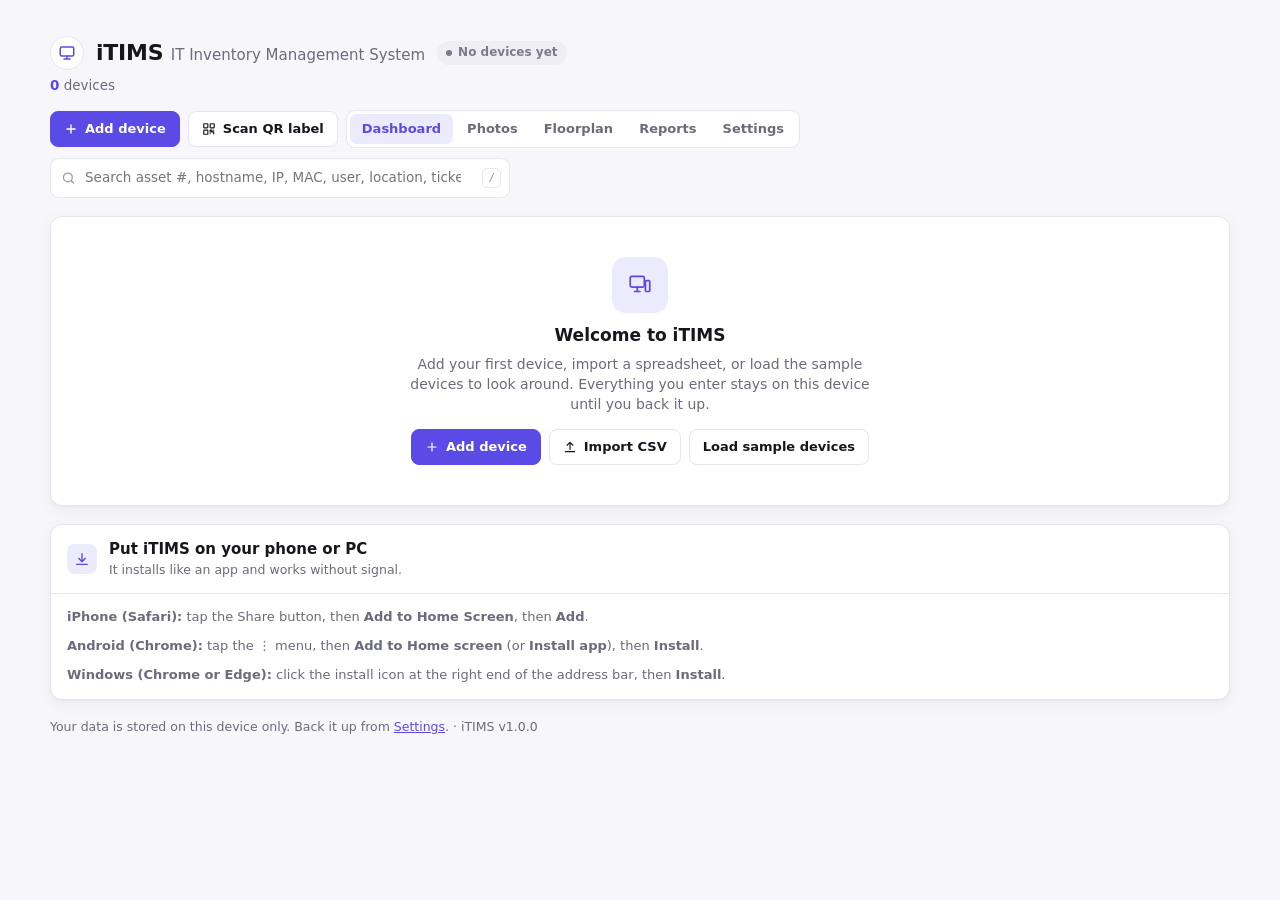
<file: app/index.html>
<!doctype html>
<html lang="en" data-theme="light">
<head>
<meta charset="utf-8">
<meta name="viewport" content="width=device-width, initial-scale=1, viewport-fit=cover">
<title>iTIMS</title>
<meta name="description" content="iTIMS: IT Inventory Management System. Every IT device at a site, on your phone and PC, online or offline.">
<meta name="theme-color" content="#5b4be6">
<link rel="manifest" href="manifest.webmanifest">
<link rel="icon" href="icons/icon.svg" type="image/svg+xml">
<link rel="icon" href="icons/icon-192.png" sizes="192x192" type="image/png">
<link rel="apple-touch-icon" href="icons/apple-touch-icon.png">
<meta name="apple-mobile-web-app-capable" content="yes">
<meta name="mobile-web-app-capable" content="yes">
<meta name="apple-mobile-web-app-title" content="iTIMS">
<meta name="apple-mobile-web-app-status-bar-style" content="default">
<link rel="stylesheet" href="css/app.css">
</head>
<body>
<div class="wrap">
  <header class="head">
    <div class="title-row">
      <a href="#/" class="logo" aria-label="iTIMS home"><svg width="18" height="18" viewBox="0 0 24 24" fill="none" stroke="currentColor" stroke-width="2" stroke-linecap="round" stroke-linejoin="round"><rect x="3" y="4" width="18" height="12" rx="2"/><path d="M8 20h8M12 16v4"/></svg></a>
      <h1>iTIMS <span class="sub" style="font-weight:500;color:var(--muted);font-size:15px;letter-spacing:0">IT Inventory Management System</span></h1>
      <span id="headPill"></span>
      <span class="pill c-off offline-pill">Offline</span>
    </div>
    <div class="summary" id="summary"></div>
    <div class="actions">
      <button class="btn primary" data-action="add" type="button"></button>
      <button class="btn" data-action="scan" type="button"></button>
      <nav class="seg" aria-label="Views" id="nav">
        <a href="#/">Dashboard</a>
        <a href="#/photos">Photos</a>
        <a href="#/floorplan">Floorplan</a>
        <a href="#/reports">Reports</a>
        <a href="#/settings">Settings</a>
      </nav>
    </div>
    <div class="actions" style="margin-top:4px">
      <div class="gs">
        <label for="q" style="position:absolute;left:-9999px">Search all devices</label>
        <svg class="mag" width="15" height="15" viewBox="0 0 24 24" fill="none" stroke="currentColor" stroke-width="2" stroke-linecap="round"><circle cx="11" cy="11" r="7"/><path d="m20 20-3.5-3.5"/></svg>
        <input id="q" type="search" autocomplete="off" spellcheck="false" placeholder="Search asset #, hostname, IP, MAC, user, location, ticket…" aria-autocomplete="list" aria-controls="sugg">
        <kbd>/</kbd>
        <div class="sugg" id="sugg" role="listbox" hidden></div>
      </div>
      <div class="filter-note" id="filterNote" hidden></div>
    </div>
  </header>
  <main id="view" class="wrap" style="gap:18px"></main>
  <footer class="install-tip" id="foot"></footer>
</div>
<div id="printArea"></div>
<noscript><p style="padding:20px">iTIMS needs JavaScript turned on.</p></noscript>
<script src="vendor/qrcode.js"></script>
<script type="module" src="js/app.js"></script>
</body>
</html>
</file>
<file: app/css/app.css>
/* iTIMS styles. Taken from the approved mockup: white cards on a pale lilac-grey ground, purple primary buttons, matching Rich's Bill Pay Canvas and trackers. Light mode by default. */
:root{
  --bg:#f7f7fb; --card:#ffffff; --line:#e6e6ef; --soft:#f1f0fb;
  --fg:#16161d; --muted:#6b6b7b; --faint:#9a9aab;
  --accent:#5b4be6; --accent-fg:#ffffff; --accent-soft:#ecebfd;
  --ok:#14915a; --ok-soft:#e3f5ec; --warn:#b26a00; --warn-soft:#fdf1dc;
  --bad:#d23b3b; --bad-soft:#fde7e7; --info:#2f6fdb; --info-soft:#e4eeff;
  --off:#7b7b8a; --off-soft:#efeff3;
  --plan-wall:#3b3b4a; --plan-room:#fbfbfe; --plan-label:#8a8a9c;
  --shadow:0 1px 2px rgba(20,20,40,.04),0 4px 16px rgba(20,20,40,.05);
  --font:"Inter",system-ui,-apple-system,"Segoe UI",Roboto,sans-serif;
  --mono:"JetBrains Mono",ui-monospace,"SFMono-Regular",Consolas,monospace;
}
@media (prefers-color-scheme:dark){:root[data-theme="auto"]{
  --bg:#111117; --card:#1a1a22; --line:#2c2c38; --soft:#22212e;
  --fg:#ececf3; --muted:#a3a3b5; --faint:#77778a;
  --accent:#8b7ff5; --accent-fg:#14121f; --accent-soft:#2a2650;
  --ok:#4fcf8f; --ok-soft:#163326; --warn:#f0b14a; --warn-soft:#3a2c12; --bad:#ff6b6b; --bad-soft:#3d1a1d;
  --info:#7aa7ff; --info-soft:#1b2947; --off:#9b9bab; --off-soft:#26262f;
  --plan-wall:#a9a9bd; --plan-room:#1f1f28; --plan-label:#8a8aa0;
  --shadow:0 1px 2px rgba(0,0,0,.3); color-scheme:dark}}
:root[data-theme="dark"]{
  --bg:#111117; --card:#1a1a22; --line:#2c2c38; --soft:#22212e;
  --fg:#ececf3; --muted:#a3a3b5; --faint:#77778a;
  --accent:#8b7ff5; --accent-fg:#14121f; --accent-soft:#2a2650;
  --ok:#4fcf8f; --ok-soft:#163326; --warn:#f0b14a; --warn-soft:#3a2c12; --bad:#ff6b6b; --bad-soft:#3d1a1d;
  --info:#7aa7ff; --info-soft:#1b2947; --off:#9b9bab; --off-soft:#26262f;
  --plan-wall:#a9a9bd; --plan-room:#1f1f28; --plan-label:#8a8aa0;
  --shadow:0 1px 2px rgba(0,0,0,.3); color-scheme:dark}
*{box-sizing:border-box}
body{background:var(--bg);color:var(--fg);font-family:var(--font);font-size:14px;line-height:1.45;
  padding-left:max(16px,env(safe-area-inset-left,0px));padding-right:max(16px,env(safe-area-inset-right,0px));padding-block:28px 48px}
.wrap{max-width:1040px;margin:0 auto;display:flex;flex-direction:column;gap:18px}
button{font:inherit;color:inherit;cursor:pointer}
button:focus-visible,.pin:focus-visible,th button:focus-visible{outline:2px solid var(--accent);outline-offset:2px}
.mono{font-family:var(--mono);font-size:.92em}
.num{font-variant-numeric:tabular-nums}

/* header */
.head{display:flex;flex-direction:column;gap:6px}
.title-row{display:flex;align-items:center;gap:12px;flex-wrap:wrap}
.logo{width:34px;height:34px;border-radius:50%;border:1px solid var(--line);background:var(--card);display:grid;place-items:center;color:var(--accent)}
h1{font-size:22px;font-weight:700;margin:0;letter-spacing:-.01em}
.summary{color:var(--muted);font-size:13.5px;display:flex;flex-wrap:wrap;gap:4px 10px}
.summary b{color:var(--accent);font-weight:600}
.summary .sep{color:var(--faint)}
.actions{display:flex;flex-wrap:wrap;gap:8px;margin-top:8px;align-items:center}
.btn{display:inline-flex;align-items:center;gap:7px;border:1px solid var(--line);background:var(--card);padding:8px 13px;border-radius:8px;font-weight:600;font-size:13px}
.btn.primary{background:var(--accent);border-color:var(--accent);color:var(--accent-fg)}
.btn:hover{filter:brightness(.97)}
.sample{margin-left:auto;font-size:12px;color:var(--faint)}

/* pills */
.pill{display:inline-flex;align-items:center;gap:6px;font-size:12px;font-weight:600;padding:3px 9px;border-radius:999px;white-space:nowrap}
.pill::before{content:"";width:6px;height:6px;border-radius:50%;background:currentColor}
.pill.nodot::before{display:none}
.c-ok{color:var(--ok);background:var(--ok-soft)} .c-warn{color:var(--warn);background:var(--warn-soft)}
.c-bad{color:var(--bad);background:var(--bad-soft)} .c-info{color:var(--info);background:var(--info-soft)}
.c-off{color:var(--off);background:var(--off-soft)} .c-acc{color:var(--accent);background:var(--accent-soft)}

/* tabs */
.tabs{display:flex;gap:4px;flex-wrap:wrap;border-bottom:1px solid var(--line);padding-bottom:0}
.tab{border:0;background:none;padding:9px 11px 10px;font-weight:600;font-size:13.5px;color:var(--muted);display:flex;gap:7px;align-items:center;border-bottom:2px solid transparent;margin-bottom:-1px}
.tab .count{font-size:11.5px;background:var(--off-soft);color:var(--muted);border-radius:999px;padding:1px 7px}
.tab[aria-selected="true"]{color:var(--accent);border-bottom-color:var(--accent)}
.tab[aria-selected="true"] .count{background:var(--accent-soft);color:var(--accent)}

/* tiles */
.tiles{display:grid;grid-template-columns:repeat(4,minmax(0,1fr));gap:12px}
.tile{background:var(--card);border:1px solid var(--line);border-radius:12px;padding:14px 16px;display:flex;flex-direction:column;gap:4px;box-shadow:var(--shadow)}
.tile .lbl{font-size:11px;font-weight:600;letter-spacing:.07em;text-transform:uppercase;color:var(--muted);display:flex;justify-content:space-between;align-items:center}
.tile .ico{width:24px;height:24px;border-radius:6px;display:grid;place-items:center}
.tile .big{font-size:28px;font-weight:700;letter-spacing:-.02em}
.tile .sub{color:var(--muted);font-size:12.5px}
.tile .foot{border-top:1px solid var(--line);margin-top:8px;padding-top:8px;font-size:12px;color:var(--muted);display:flex;justify-content:space-between;gap:8px}

/* cards */
.card{background:var(--card);border:1px solid var(--line);border-radius:12px;box-shadow:var(--shadow)}
.card-h{display:flex;align-items:center;gap:12px;padding:14px 16px;border-bottom:1px solid var(--line);flex-wrap:wrap}
.card-h .hi{width:30px;height:30px;border-radius:8px;background:var(--accent-soft);color:var(--accent);display:grid;place-items:center;flex:none}
.card-h h2{font-size:15px;margin:0;font-weight:700}
.card-h p{margin:0;color:var(--muted);font-size:12.5px}
.card-h .right{margin-left:auto;display:flex;gap:8px;align-items:center;flex-wrap:wrap}

/* attention */
.attn{background:linear-gradient(180deg,var(--soft),var(--card));padding:18px 20px;display:grid;grid-template-columns:auto 1fr auto;gap:18px;align-items:center}
.attn .thumb{width:84px;height:84px;border-radius:12px}
.attn h3{margin:6px 0 4px;font-size:19px}
.attn p{margin:0;color:var(--muted);font-size:13px;max-width:60ch}
.attn .meta{margin-top:8px;font-size:12px;color:var(--faint);display:flex;gap:14px;flex-wrap:wrap}

/* photo placeholder */
.photo{background:var(--soft);border:1px solid var(--line);color:var(--accent);display:grid;place-items:center;position:relative;overflow:hidden}
.photo svg{width:58%;height:58%}
.photo .tag{position:absolute;bottom:6px;left:0;right:0;text-align:center;font-size:10px;color:var(--faint);letter-spacing:.04em}

/* floorplan */
.plan-wrap{padding:14px 16px 16px}
.plan{position:relative;width:100%;aspect-ratio:1000/600;max-width:100%;border-radius:10px;overflow:visible}
.plan svg.fp{position:absolute;inset:0;width:100%;height:100%}
.pin{position:absolute;transform:translate(-50%,-50%);width:28px;height:28px;border-radius:50%;border:2px solid var(--card);display:grid;place-items:center;color:#fff;box-shadow:0 1px 4px rgba(0,0,0,.25);padding:0}
.pin svg{width:15px;height:15px}
.pin.ok{background:var(--ok)} .pin.warn{background:var(--warn)} .pin.bad{background:var(--bad)} .pin.info{background:var(--info)} .pin.off{background:var(--off)}
.pin.bad::after{content:"";position:absolute;inset:-6px;border-radius:50%;border:2px solid var(--bad);opacity:.5;animation:pulse 1.8s ease-out infinite}
@keyframes pulse{from{transform:scale(.8);opacity:.6}to{transform:scale(1.4);opacity:0}}
@media (prefers-reduced-motion:reduce){.pin.bad::after{animation:none}}
.pin.dim{opacity:.18;pointer-events:none}
.pop{position:absolute;z-index:20;width:210px;background:var(--card);border:1px solid var(--line);border-radius:12px;box-shadow:0 10px 30px rgba(20,20,40,.18);padding:10px;pointer-events:auto}
.pop .photo{height:120px;border-radius:8px}
.pop .pt{font-weight:700;margin:8px 0 4px;font-size:13.5px;display:flex;justify-content:space-between;gap:6px;align-items:center}
.pop dl{margin:0;display:grid;grid-template-columns:auto 1fr;gap:2px 10px;font-size:12px}
.pop dt{color:var(--muted)} .pop dd{margin:0;font-family:var(--mono);font-size:11.5px;overflow-wrap:anywhere}
.pop .hint{margin-top:8px;font-size:11px;color:var(--faint)}
.legend{display:flex;gap:12px;flex-wrap:wrap;font-size:12px;color:var(--muted);margin-top:12px}
.legend span{display:inline-flex;align-items:center;gap:6px}
.legend i{width:10px;height:10px;border-radius:50%;display:inline-block}
select{font:inherit;font-size:13px;border:1px solid var(--line);background:var(--card);color:var(--fg);border-radius:8px;padding:6px 8px}

/* table */
.tools{display:flex;gap:8px;align-items:center}
.search{border:1px solid var(--line);background:var(--card);color:var(--fg);border-radius:8px;padding:7px 10px;font:inherit;font-size:13px;width:200px;max-width:100%}
.tbl-wrap{overflow-x:auto}
table{width:100%;border-collapse:collapse;font-size:13px;min-width:1040px}
th{text-align:left;font-size:11px;letter-spacing:.06em;text-transform:uppercase;color:var(--muted);font-weight:600;padding:0;border-bottom:1px solid var(--line);white-space:nowrap}
th button{border:0;background:none;padding:10px 12px;font:inherit;color:inherit;text-transform:inherit;letter-spacing:inherit;display:flex;gap:4px;align-items:center;width:100%}
th button .arr{opacity:.35;font-size:10px}
th button[aria-sort] .arr{opacity:1;color:var(--accent)}
td{padding:10px 12px;border-bottom:1px solid var(--line);vertical-align:middle}
tbody tr{cursor:pointer}
tbody tr:hover{background:var(--soft)}
.asset{display:inline-block;font-family:var(--mono);font-size:11.5px;font-weight:500;padding:3px 7px;border-radius:6px;background:var(--accent-soft);color:var(--accent);white-space:nowrap}
.dev{display:flex;align-items:center;gap:10px}
.dev .mini{width:34px;height:34px;border-radius:8px;flex:none}
.photo.mini .tag,.photo.thumb .tag{display:none}
.photo.mini svg{width:70%;height:70%}
td{white-space:nowrap}
td .dev div{white-space:normal;min-width:150px}
.dev small{display:block;color:var(--muted);font-size:11.5px}
.empty{padding:24px;text-align:center;color:var(--muted)}

/* modal */
.scrim{position:fixed;inset:0;background:rgba(15,15,25,.45);z-index:50;display:flex;align-items:flex-start;justify-content:center;overflow-y:auto;
  padding:max(24px,env(safe-area-inset-top,0px)) max(16px,env(safe-area-inset-right,0px)) max(24px,env(safe-area-inset-bottom,0px)) max(16px,env(safe-area-inset-left,0px))}
.modal{background:var(--card);border:1px solid var(--line);border-radius:14px;width:100%;max-width:880px;box-shadow:0 20px 60px rgba(0,0,0,.25)}
.m-head{display:flex;gap:12px;align-items:flex-start;padding:18px 20px;border-bottom:1px solid var(--line)}
.m-head h2{margin:4px 0 6px;font-size:20px}
.m-head .x{margin-left:auto;border:1px solid var(--line);background:var(--card);border-radius:8px;width:34px;height:34px;flex:none;font-size:18px;line-height:1}
.m-body{padding:18px 20px;display:grid;grid-template-columns:240px minmax(0,1fr);gap:20px}
.m-body .photo{height:220px;border-radius:12px}
.m-side{display:flex;flex-direction:column;gap:10px}
.m-side .note{font-size:12px;color:var(--faint)}
.groups{display:flex;flex-direction:column;gap:16px;min-width:0}
.group h4{margin:0 0 8px;font-size:11px;letter-spacing:.07em;text-transform:uppercase;color:var(--muted)}
.fields{display:grid;grid-template-columns:repeat(2,minmax(0,1fr));gap:8px 18px;margin:0}
.fields div{min-width:0}
.fields dt{font-size:11.5px;color:var(--faint)}
.fields dd{margin:0;font-size:13.5px;overflow-wrap:anywhere}
.ifaces{width:100%;min-width:0;font-size:12.5px}
.ifaces th{padding:6px 8px;font-size:10.5px}
.ifaces td{padding:6px 8px;font-family:var(--mono);font-size:11.5px;cursor:default}
.log{list-style:none;margin:0;padding:0;display:flex;flex-direction:column;gap:8px}
.log li{display:grid;grid-template-columns:62px minmax(0,1fr);gap:12px;align-items:start}
.date{border-radius:8px;text-align:center;padding:5px 0;font-weight:700;line-height:1.1}
.date small{display:block;font-size:10px;font-weight:600;letter-spacing:.06em;text-transform:uppercase}
.log b{font-size:13.5px} .log p{margin:2px 0 0;color:var(--muted);font-size:12.5px}

/* view switch + photos */
.seg{display:inline-flex;border:1px solid var(--line);border-radius:9px;padding:3px;background:var(--card);gap:2px}
.seg button{border:0;background:none;padding:6px 12px;border-radius:7px;font-weight:600;font-size:13px;color:var(--muted);display:inline-flex;gap:6px;align-items:center}
.seg button[aria-pressed="true"]{background:var(--accent-soft);color:var(--accent)}
.ph-bar{display:flex;gap:10px;align-items:center;flex-wrap:wrap;padding:12px 16px;border-bottom:1px solid var(--line)}
.ph-bar input[type=range]{accent-color:var(--accent)}
.ph-bar label{font-size:12px;color:var(--muted);font-weight:600}
.ph-bar .grow{margin-left:auto;color:var(--faint);font-size:12px}
.ph-body{padding:6px 16px 18px;display:flex;flex-direction:column;gap:6px}
.ph-group h3{position:sticky;top:env(safe-area-inset-top,0px);z-index:2;background:var(--card);margin:0;padding:12px 0 8px;font-size:15px;display:flex;gap:8px;align-items:baseline}
.ph-group h3 small{color:var(--muted);font-weight:500;font-size:12.5px}
.ph-grid{display:grid;grid-template-columns:repeat(auto-fill,minmax(var(--tile,150px),1fr));gap:4px}
.ph{position:relative;aspect-ratio:1;border:0;padding:0;border-radius:6px;overflow:hidden;background:var(--soft)}
.ph .photo{position:absolute;inset:0;border:0;border-radius:0}
.ph .photo .tag{display:none}
.ph .cap{position:absolute;left:0;right:0;bottom:0;padding:18px 8px 7px;text-align:left;color:#fff;background:linear-gradient(transparent,rgba(10,10,20,.72));font-size:12px;line-height:1.25}
.ph .cap b{display:block;font-size:12.5px;overflow:hidden;text-overflow:ellipsis;white-space:nowrap}
.ph .cap span{font-family:var(--mono);font-size:10.5px;opacity:.85}
.ph .cap .net{display:none}
.ph:hover .cap .net,.ph:focus-visible .cap .net{display:block}
.ph .dot{position:absolute;top:7px;right:7px;width:11px;height:11px;border-radius:50%;border:2px solid var(--card)}
.ph:hover .photo{filter:brightness(.96)}
.ph-s1{--tile:110px}.ph-s2{--tile:150px}.ph-s3{--tile:210px}
@media (max-width:520px){.ph-s1{--tile:80px}.ph-s2{--tile:104px}.ph-s3{--tile:150px}.ph .cap{padding:14px 6px 5px}.ph .cap span{display:none}}
/* global search */
.gs{position:relative;flex:1 1 280px;max-width:460px}
.gs input{width:100%;border:1px solid var(--line);background:var(--card);color:var(--fg);border-radius:9px;padding:9px 34px 9px 34px;font:inherit;font-size:13.5px}
.gs input:focus{outline:2px solid var(--accent);outline-offset:0;border-color:transparent}
.gs svg.mag{position:absolute;left:11px;top:50%;transform:translateY(-50%);color:var(--faint)}
.gs kbd{position:absolute;right:9px;top:50%;transform:translateY(-50%);font-family:var(--mono);font-size:11px;color:var(--faint);border:1px solid var(--line);border-radius:5px;padding:1px 5px}
.sugg{position:absolute;left:0;right:0;top:calc(100% + 6px);z-index:30;background:var(--card);border:1px solid var(--line);border-radius:12px;box-shadow:0 12px 32px rgba(20,20,40,.16);padding:6px;max-height:380px;overflow-y:auto}
.sugg button{display:flex;gap:10px;align-items:center;width:100%;border:0;background:none;padding:7px 8px;border-radius:8px;text-align:left}
.sugg button[aria-selected="true"],.sugg button:hover{background:var(--soft)}
.sugg .mini{width:32px;height:32px;border-radius:7px;flex:none}
.sugg .mini .tag{display:none}
.sugg .txt{min-width:0;flex:1}
.sugg .txt b{font-size:13px;display:block}
.sugg .txt small{color:var(--muted);font-size:11.5px;display:block;white-space:nowrap;overflow:hidden;text-overflow:ellipsis}
.sugg .hit{font-size:11px;color:var(--faint);white-space:nowrap}
.sugg .foot{font-size:11.5px;color:var(--faint);padding:6px 8px 2px;border-top:1px solid var(--line);margin-top:4px}
@media (max-width:520px){.sugg .hit,.sugg .pill{display:none}}
mark{background:var(--warn-soft);color:inherit;border-radius:3px;padding:0 1px}
.filter-note{display:flex;gap:8px;align-items:center;font-size:12.5px;color:var(--muted)}
.filter-note button{border:0;background:none;color:var(--accent);font-weight:600;padding:0}
/* reports */
:root{--paper:#ffffff;--paper-fg:#1b1b24;--paper-muted:#666677;--paper-line:#e3e3ea;--paper-head:#f4f4f8}
.rp{display:grid;grid-template-columns:290px minmax(0,1fr);gap:16px;align-items:start}
.rp-side{padding:16px;display:flex;flex-direction:column;gap:14px}
.rp-side h4{margin:0 0 6px;font-size:11px;letter-spacing:.07em;text-transform:uppercase;color:var(--muted)}
.rp-side select,.rp-side input[type=text]{width:100%}
.rp-side input[type=text]{font:inherit;font-size:13px;border:1px solid var(--line);background:var(--card);color:var(--fg);border-radius:8px;padding:7px 9px}
.chk{display:grid;grid-template-columns:1fr 1fr;gap:4px 10px;font-size:12.5px}
.chk label{display:flex;gap:6px;align-items:center;cursor:pointer}
.chk input,.opt input{accent-color:var(--accent)}
.opt{display:flex;flex-direction:column;gap:6px;font-size:12.5px}
.opt label{display:flex;gap:7px;align-items:center;cursor:pointer}
.two{display:grid;grid-template-columns:1fr 1fr;gap:8px}
.two label{font-size:11.5px;color:var(--muted);display:block;margin-bottom:3px}
.rp-btns{display:flex;flex-wrap:wrap;gap:8px}
.rp-main{display:flex;flex-direction:column;gap:10px;min-width:0}
.rp-hint{font-size:12px;color:var(--faint)}
.paper-wrap{background:var(--soft);border:1px solid var(--line);border-radius:12px;padding:18px;overflow:hidden}
.paper{background:var(--paper);color:var(--paper-fg);width:816px;margin:0 auto;box-shadow:0 2px 10px rgba(0,0,0,.12);padding:36px 40px;font-size:11.5px;color-scheme:light}
.paper .ph1{display:flex;justify-content:space-between;align-items:flex-start;gap:20px;border-bottom:2px solid var(--paper-fg);padding-bottom:10px}
.paper h2{margin:0;font-size:20px;letter-spacing:-.01em}
.paper .org{color:var(--paper-muted);font-size:11px;text-align:right;line-height:1.5}
.paper .flt{color:var(--paper-muted);margin:8px 0 12px;font-size:11px}
.paper .sum{display:flex;gap:22px;flex-wrap:wrap;margin-bottom:14px}
.paper .sum div{display:flex;flex-direction:column}
.paper .sum b{font-size:17px} .paper .sum span{color:var(--paper-muted);font-size:10px;text-transform:uppercase;letter-spacing:.06em}
.paper table{min-width:0;font-size:10.5px;width:100%}
.paper th{white-space:normal;color:var(--paper-muted);background:var(--paper-head);padding:6px 6px;font-size:9.5px;border-bottom:1px solid var(--paper-line)}
.paper td .mono{white-space:nowrap}
.paper td{padding:5px 6px;border-bottom:1px solid var(--paper-line);white-space:normal;cursor:default}
.paper tbody tr:hover{background:none}
.paper .grp td{background:none;font-weight:700;font-size:11.5px;padding-top:12px;border-bottom:1.5px solid var(--paper-fg)}
.paper .pimg{width:28px;height:28px;border-radius:5px;background:#f0effb;color:#5b4be6;display:grid;place-items:center}
.paper .pimg svg{width:20px;height:20px}
.paper .st{font-weight:600}
.paper .st.bad{color:#c42f2f}.paper .st.warn{color:#9a5c00}.paper .st.ok{color:#127a4c}.paper .st.info{color:#2a62c4}
.paper .pf{margin-top:18px;padding-top:8px;border-top:1px solid var(--paper-line);display:flex;justify-content:space-between;color:var(--paper-muted);font-size:10px}
@media (max-width:820px){.rp{grid-template-columns:1fr}}
/* add device + QR labels */
.lm{max-width:960px}
.lm-body{padding:18px 20px;display:grid;grid-template-columns:minmax(0,1fr) 340px;gap:22px}
.form{display:grid;grid-template-columns:repeat(2,minmax(0,1fr));gap:10px 14px;align-content:start}
.form .full{grid-column:1/-1}
.form label{display:block;font-size:11.5px;color:var(--muted);font-weight:600;margin-bottom:4px}
.form input,.form select,.lopts input[type=text],.lopts input[type=number],.lopts select{width:100%;font:inherit;font-size:13px;border:1px solid var(--line);background:var(--card);color:var(--fg);border-radius:8px;padding:7px 9px}
.form .req::after{content:" *";color:var(--bad)}
.nextno{display:flex;align-items:center;gap:10px;background:var(--accent-soft);border-radius:10px;padding:10px 12px;font-size:12.5px;color:var(--muted)}
.nextno .asset{font-size:15px;padding:4px 9px;background:var(--card)}
.lside{display:flex;flex-direction:column;gap:12px}
.lstage{background:repeating-linear-gradient(45deg,var(--soft),var(--soft) 8px,var(--bg) 8px,var(--bg) 16px);border:1px solid var(--line);border-radius:12px;padding:22px 12px;display:grid;place-items:center;min-height:190px}
.lstage small{display:block;text-align:center;color:var(--faint);font-size:11px;margin-top:10px}
.label{background:#fff;color:#111;border-radius:6px;box-shadow:0 2px 8px rgba(0,0,0,.18);display:flex;gap:8px;padding:8px;overflow:hidden;font-family:"Inter",system-ui,sans-serif;color-scheme:light}
.label .qr{flex:none;aspect-ratio:1;height:100%;display:grid;place-items:center}
.label .qr svg{width:100%;height:100%;display:block}
.label .lt{min-width:0;display:flex;flex-direction:column;justify-content:center;gap:1px;line-height:1.15}
.label .la{font-family:"JetBrains Mono",ui-monospace,monospace;font-weight:700;letter-spacing:.02em}
.label .lh{font-weight:600;overflow:hidden;text-overflow:ellipsis;white-space:nowrap}
.label .ls{color:#444;overflow:hidden;text-overflow:ellipsis;white-space:nowrap}
.label.sq{flex-direction:column;align-items:center;gap:3px;padding:6px}
.label.sq .qr{height:auto;width:76%}
.label.sq .lt{align-items:center;text-align:center}
.lopts{display:flex;flex-direction:column;gap:10px;font-size:12.5px}
.lopts h4{margin:0 0 4px;font-size:11px;letter-spacing:.07em;text-transform:uppercase;color:var(--muted)}
.lopts .ck{display:grid;grid-template-columns:1fr 1fr;gap:4px 10px}
.lopts .ck label{display:flex;gap:6px;align-items:center;cursor:pointer}
.lopts input[type=checkbox]{accent-color:var(--accent)}
.lopts .row2{display:grid;grid-template-columns:1fr 90px;gap:8px}
.lopts .row2 label,.lopts > div > label{font-size:11.5px;color:var(--muted);display:block;margin-bottom:3px}
.lfoot{display:flex;gap:8px;flex-wrap:wrap;justify-content:flex-end;padding:14px 20px;border-top:1px solid var(--line)}
.err{color:var(--bad);font-size:12px}
@media (max-width:820px){.lm-body{grid-template-columns:1fr}}
@media (max-width:520px){.form{grid-template-columns:1fr}}
.toast{position:fixed;left:50%;transform:translateX(-50%);bottom:calc(20px + env(safe-area-inset-bottom,0px));background:var(--fg);color:var(--bg);padding:10px 16px;border-radius:10px;font-size:13px;z-index:80;max-width:calc(100% - 32px)}

@media (max-width:820px){
  .tiles{grid-template-columns:repeat(2,minmax(0,1fr))}
  .m-body{grid-template-columns:1fr}
  .m-body .photo{height:180px}
}
@media (max-width:520px){
  .attn{grid-template-columns:1fr}
  .attn .thumb{width:64px;height:64px}
  .fields{grid-template-columns:1fr}
  .tile .big{font-size:24px}
  .pin{width:22px;height:22px} .pin svg{width:12px;height:12px}
  .search{width:100%}
  .tools{width:100%}
  .sample{margin-left:0;width:100%}
}

/* ---------- app additions (beyond the mockup) ---------- */
.wrap{max-width:1180px}
[hidden]{display:none!important}
body.noscroll{overflow:hidden}
a{color:var(--accent)}
.btn{text-decoration:none;color:var(--fg)}
.btn.primary{color:var(--accent-fg)}
.btn.danger{background:var(--bad);border-color:var(--bad);color:#fff}
.btn.sm{padding:5px 9px;font-size:12px}
.btn.ghost{border-color:transparent;background:none}
.btn:disabled{opacity:.5;cursor:not-allowed}
.icon-btn{border:1px solid var(--line);background:var(--card);border-radius:8px;width:32px;height:32px;display:inline-grid;place-items:center;padding:0;flex:none}
.photo img{width:100%;height:100%;object-fit:cover;display:block}
.m-pad{padding:16px 20px}
.m-pad p{margin:0 0 10px}
.modal.wide{max-width:1040px}
.modal.narrow{max-width:520px}
.nav{display:flex;gap:4px;flex-wrap:wrap}
.seg a{text-decoration:none;border:0;background:none;padding:6px 12px;border-radius:7px;font-weight:600;font-size:13px;color:var(--muted);display:inline-flex;gap:6px;align-items:center}
.seg a[aria-current="page"]{background:var(--accent-soft);color:var(--accent)}
.emptybox{text-align:center;padding:40px 20px;color:var(--muted)}
.emptybox h3{color:var(--fg);margin:10px 0 6px;font-size:17px}
.emptybox p{margin:0 auto 14px;max-width:52ch}
.eb-ico{width:56px;height:56px;border-radius:14px;background:var(--accent-soft);color:var(--accent);display:grid;place-items:center;margin:0 auto}
.tile{cursor:pointer;text-align:left;font:inherit;color:inherit}
.tile:hover{border-color:var(--accent)}
.tile[aria-pressed="true"]{border-color:var(--accent);box-shadow:0 0 0 2px var(--accent-soft)}
.attn-list{list-style:none;margin:0;padding:0}
.attn-list li{display:grid;grid-template-columns:44px minmax(0,1fr) auto;gap:12px;align-items:center;padding:10px 16px;border-top:1px solid var(--line);cursor:pointer}
.attn-list li:hover{background:var(--soft)}
.attn-list .photo{width:44px;height:44px;border-radius:9px}
.attn-list b{font-size:13.5px}
.attn-list small{display:block;color:var(--muted);font-size:12px}
.flags{display:flex;gap:6px;flex-wrap:wrap;justify-content:flex-end}
.filters-row th{padding:4px 6px;border-bottom:1px solid var(--line)}
.filters-row input{width:100%;min-width:70px;font:inherit;font-size:12px;border:1px solid var(--line);background:var(--card);color:var(--fg);border-radius:6px;padding:4px 6px;text-transform:none;letter-spacing:0;font-weight:400}
table.dl{min-width:0}
.table-foot{display:flex;justify-content:space-between;gap:10px;padding:10px 16px;color:var(--muted);font-size:12.5px;flex-wrap:wrap}
.colpick{display:grid;grid-template-columns:repeat(auto-fill,minmax(190px,1fr));gap:4px 12px;font-size:12.5px;max-height:55vh;overflow:auto}
.colpick h5{grid-column:1/-1;margin:8px 0 2px;font-size:11px;letter-spacing:.07em;text-transform:uppercase;color:var(--muted)}
.colpick label{display:flex;gap:6px;align-items:center;cursor:pointer}
.colpick input{accent-color:var(--accent)}
input,select,textarea{font:inherit}
.form textarea,.form input[type=file]{width:100%;font:inherit;font-size:13px;border:1px solid var(--line);background:var(--card);color:var(--fg);border-radius:8px;padding:7px 9px}
.form textarea{min-height:70px;resize:vertical}
.form .hint{font-size:11px;color:var(--faint);margin-top:3px}
.form .chkline{display:flex;gap:8px;align-items:center;font-size:13px;padding-top:6px}
.form .chkline input{width:auto;accent-color:var(--accent)}
.form .multi{display:flex;flex-wrap:wrap;gap:4px 12px;font-size:13px}
.form .multi label{display:flex;gap:5px;align-items:center;font-weight:400;color:var(--fg);margin:0}
.form .multi input{width:auto;accent-color:var(--accent)}
.fsec{grid-column:1/-1;margin:14px 0 0;padding-top:12px;border-top:1px solid var(--line);font-size:11px;letter-spacing:.07em;text-transform:uppercase;color:var(--muted);font-weight:700;display:flex;justify-content:space-between;align-items:center}
.fsec:first-child{border-top:0;margin-top:0;padding-top:0}
.rows{grid-column:1/-1;display:flex;flex-direction:column;gap:8px}
.rowed{display:grid;gap:6px;align-items:end;background:var(--soft);border:1px solid var(--line);border-radius:10px;padding:8px}
.rowed label{font-size:10.5px;margin-bottom:2px}
.rowed input,.rowed select{padding:5px 7px;font-size:12.5px}
.rowed.iface{grid-template-columns:1fr 1.3fr 1.5fr 1fr .6fr 1.1fr .8fr auto auto}
.rowed.mlog{grid-template-columns:1fr 1fr 1fr 2fr 1fr .8fr 1fr auto}
.rowed.tix{grid-template-columns:1fr 1fr 1fr 1fr 2fr 1.4fr auto}
.rowed.xid{grid-template-columns:1fr 2fr auto}
.rowed .prim{display:flex;flex-direction:column;align-items:center;font-size:10.5px;color:var(--muted)}
.rowed .prim input{width:auto;accent-color:var(--accent)}
@media (max-width:820px){.rowed.iface,.rowed.mlog,.rowed.tix{grid-template-columns:1fr 1fr}.rowed.xid{grid-template-columns:1fr 1fr}}
.errs{background:var(--bad-soft);color:var(--bad);border-radius:10px;padding:10px 14px;font-size:13px}
.warns{background:var(--warn-soft);color:var(--warn);border-radius:10px;padding:10px 14px;font-size:13px}
.errs ul,.warns ul{margin:4px 0 0;padding-left:18px}
.thumbs{display:flex;gap:8px;flex-wrap:wrap}
.thumbs .t{position:relative;width:84px;height:84px;border-radius:10px;overflow:hidden;border:1px solid var(--line);background:var(--soft)}
.thumbs .t img{width:100%;height:100%;object-fit:cover}
.thumbs .t button{position:absolute;top:3px;right:3px;width:22px;height:22px;border-radius:50%;border:0;background:rgba(0,0,0,.6);color:#fff;font-size:13px;line-height:1;padding:0}
.thumbs .t .first{position:absolute;left:0;right:0;bottom:0;font-size:10px;text-align:center;background:rgba(0,0,0,.55);color:#fff;padding:2px}
.thumbs .add{width:84px;height:84px;border-radius:10px;border:1.5px dashed var(--line);background:none;color:var(--muted);display:grid;place-items:center;font-size:11px}
.dpage .m-body{grid-template-columns:260px minmax(0,1fr)}
.gallery{display:flex;gap:6px;flex-wrap:wrap}
.gallery img{width:56px;height:56px;object-fit:cover;border-radius:8px;border:1px solid var(--line);cursor:pointer}
.hist{list-style:none;margin:0;padding:0;font-size:12.5px;max-height:260px;overflow:auto}
.hist li{padding:6px 0;border-bottom:1px solid var(--line)}
.hist small{color:var(--faint)}
.hist .chg{color:var(--muted)}
.dep{display:flex;flex-direction:column;gap:6px}
.dep a{display:flex;gap:8px;align-items:center;text-decoration:none;color:var(--fg);font-size:13px}
.kv-mini{font-size:12.5px;color:var(--muted)}
.mtable{width:100%;min-width:0;font-size:12.5px}
.mtable td,.mtable th{padding:6px 8px;white-space:normal}
.mtable tbody tr{cursor:default}
/* floorplan */
.fp-bar{display:flex;gap:8px;flex-wrap:wrap;align-items:center;padding:12px 16px;border-bottom:1px solid var(--line)}
.fp-stage{position:relative;width:100%;user-select:none;-webkit-user-select:none;touch-action:manipulation}
.fp-stage img.plan-img{width:100%;height:auto;display:block;border-radius:10px;border:1px solid var(--line);background:#fff}
.fp-stage.placing{cursor:crosshair}
.pin{cursor:pointer;touch-action:none}
.pin.dragging{cursor:grabbing;z-index:15}
.unplaced{display:flex;gap:6px;flex-wrap:wrap;padding:10px 16px;border-top:1px solid var(--line);align-items:center}
.unplaced .chip{border:1px solid var(--line);background:var(--card);border-radius:999px;padding:4px 10px;font-size:12px;font-weight:600}
.unplaced .chip[aria-pressed="true"]{background:var(--accent);color:var(--accent-fg);border-color:var(--accent)}
.pop .photo{height:150px}
.pop{width:240px}
/* settings */
.set-grid{display:grid;grid-template-columns:repeat(2,minmax(0,1fr));gap:16px}
@media (max-width:820px){.set-grid{grid-template-columns:1fr}}
.set-body{padding:14px 16px;display:flex;flex-direction:column;gap:10px;font-size:13px}
.set-body p{margin:0;color:var(--muted)}
.mlist{display:flex;flex-direction:column;gap:4px}
.mlist .mi{display:flex;gap:8px;align-items:center;padding:6px 8px;border:1px solid var(--line);border-radius:8px}
.mlist .mi span{flex:1;min-width:0;overflow-wrap:anywhere}
.mlist .mi small{color:var(--faint)}
.addrow{display:flex;gap:6px}
.addrow input,.addrow select,.set-body input[type=text],.set-body select{flex:1;font:inherit;font-size:13px;border:1px solid var(--line);background:var(--card);color:var(--fg);border-radius:8px;padding:7px 9px;min-width:0}
.mapgrid{display:grid;grid-template-columns:1fr 1fr;gap:6px 12px;font-size:12.5px;align-items:center;max-height:50vh;overflow:auto}
.mapgrid select{width:100%;font-size:12.5px}
.banner{display:flex;gap:10px;align-items:center;background:var(--accent-soft);color:var(--fg);border-radius:12px;padding:10px 14px;font-size:13px;flex-wrap:wrap}
.banner .grow{flex:1;min-width:200px}
/* scanner */
.scan-video{width:100%;max-height:60vh;background:#000;border-radius:10px;display:block;object-fit:cover}
/* label sheet print */
#printArea{display:none}
@media print{
  @page{margin:0.4in}
  body{background:#fff;padding:0}
  body.printing-report .wrap,body.printing-report .scrim,body.printing-labels .wrap,body.printing-labels .scrim{display:none!important}
  body.printing-report #printArea,body.printing-labels #printArea{display:block!important}
  #printArea .paper{box-shadow:none;width:auto;padding:0;margin:0}
  .toast{display:none!important}
}
#printArea .lbl-sheet{display:flex;flex-direction:column}
#printArea .label{box-shadow:none;border-radius:0;break-after:page;page-break-after:always}
.paper.landscape{width:1056px}
.paper .group-sum{font-weight:400;color:var(--paper-muted);font-size:10.5px}
.rp-side .row{display:flex;gap:6px}
.lab-grid{display:grid;grid-template-columns:minmax(0,1fr) 340px;gap:22px;padding:18px 20px}
@media (max-width:820px){.lab-grid{grid-template-columns:1fr}}
.install-tip{font-size:12.5px;color:var(--muted)}
.offline-pill{display:none}
body.offline .offline-pill{display:inline-flex}
@media (max-width:520px){
  .dpage .m-body{grid-template-columns:1fr}
  .tbl-wrap table{min-width:720px}
  h1 span.sub{display:none}
}
.pin{cursor:grab;touch-action:none;padding:0}
.pin:active{cursor:grabbing}
.pin.focus{outline:3px solid var(--accent);outline-offset:3px;z-index:5}
.fp-stage .pop .actions{margin:8px 0 0}
#printArea .lbl-sheet.grid{flex-direction:row;flex-wrap:wrap;gap:0.12in}
#printArea .lbl-sheet.grid .label{break-after:auto;page-break-after:auto;break-inside:avoid;outline:1px dashed #bbb}
/* Keep wide tables scrolling inside their card instead of widening the page */
.wrap>*,#view>*{min-width:0;max-width:100%}
#view{width:100%;max-width:100%}
#nav{flex-wrap:wrap;max-width:100%}
@media (max-width:560px){#nav{flex-wrap:nowrap;overflow-x:auto;-webkit-overflow-scrolling:touch}#nav a{flex:0 0 auto}}
@media (max-width:560px){.attn-list li{grid-template-columns:44px minmax(0,1fr)}.attn-list li>:last-child{grid-column:2;justify-content:flex-start;flex-wrap:wrap}}
@media (max-width:560px){.attn-list li>:last-child .pill{max-width:100%;white-space:normal}}
</file>
